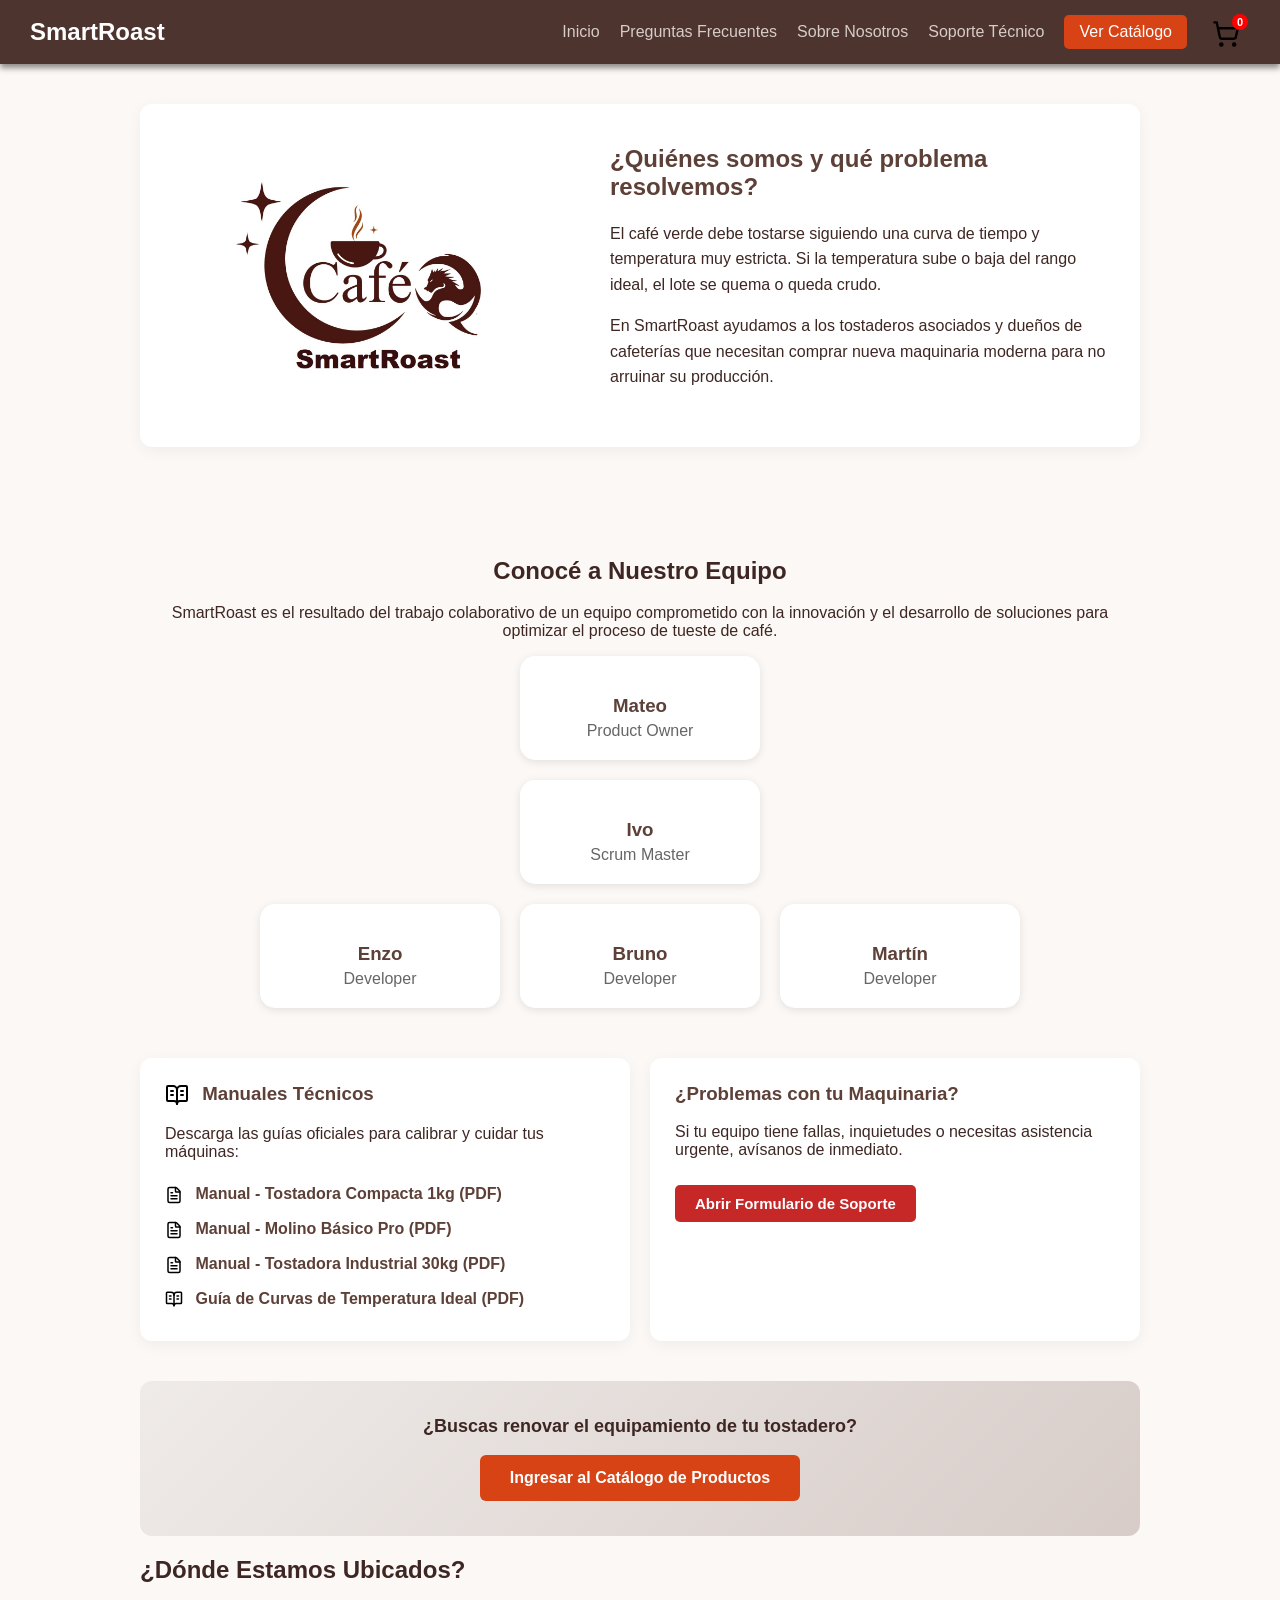
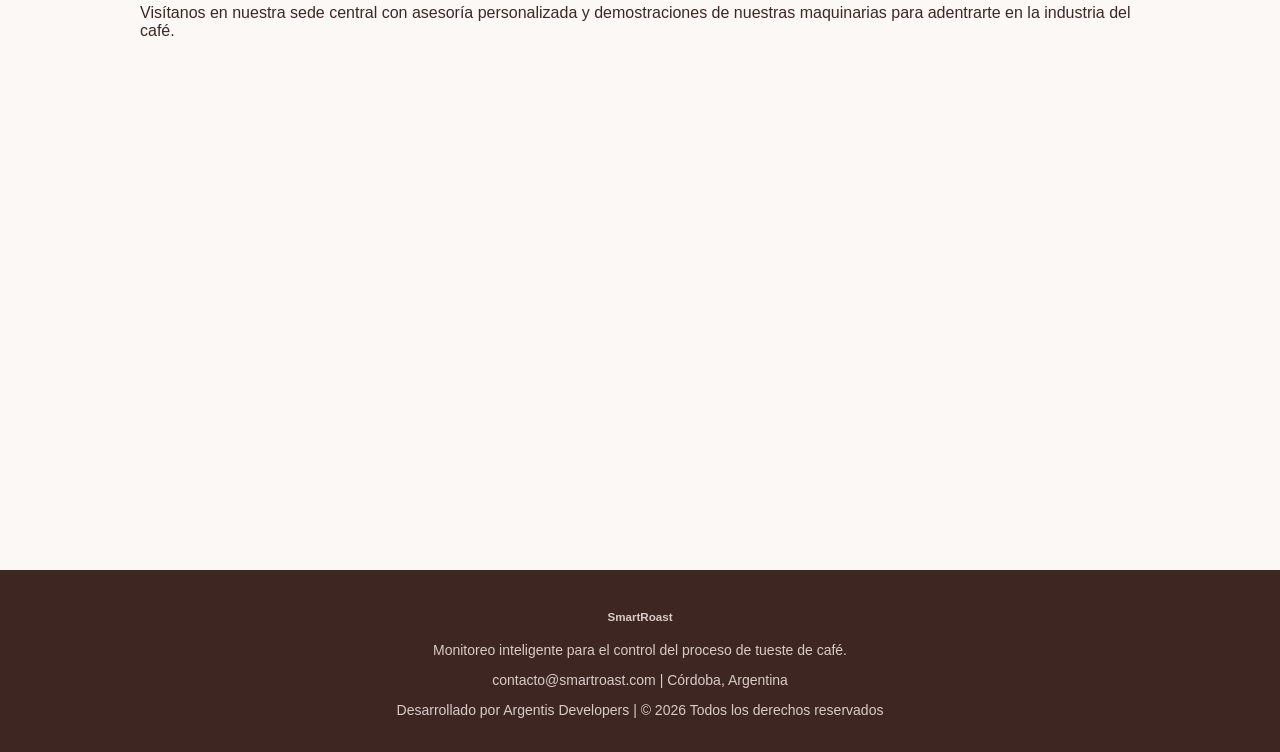
<file: index.html>
<!DOCTYPE html>
<html lang="es">
<head>
    <meta charset="UTF-8">
    <meta name="viewport" content="width=device-width, initial-scale=1.0">
    <title>SmartRoast - Equipamiento B2B</title>
    <link rel="stylesheet" href="style/style.css">
    <link rel="stylesheet" href="Assets/components/comp.css">
    <link rel="stylesheet" href="../style/Carrito.css">
</head>
<body>

    <div id="header-container"></div>

    <main class="contenedor-principal">
        <section class="caja-bienvenida" id="sobre-nosotros">
            <img src="../Assets/img/ilustracion.jpg" alt="Ilustración café SmartRoast">
            <div class="texto-bienvenida">
                <h2>¿Quiénes somos y qué problema resolvemos?</h2>
                <p>El café verde debe tostarse siguiendo una curva de tiempo y temperatura muy estricta. Si la temperatura sube o baja del rango ideal, el lote se quema o queda crudo.</p>
                <p>En SmartRoast ayudamos a los tostaderos asociados y dueños de cafeterías que necesitan comprar nueva maquinaria moderna para no arruinar su producción.</p>
            </div>
        </section>
        
        
        <section class="caja-equipo">
            <h2>Conocé a Nuestro Equipo</h2>
                <p>
                    SmartRoast es el resultado del trabajo colaborativo de un equipo
                    comprometido con la innovación y el desarrollo de soluciones para
                    optimizar el proceso de tueste de café.
                </p>

            <div class="fila-superior">
                <div class="team-card">
                    <h3>Mateo</h3>
                    <span>Product Owner</span>
                </div>
            </div>

            <div class="fila-superior">
                <div class="team-card">
                    <h3>Ivo</h3>
                    <span>Scrum Master</span>
                </div>
            </div>

            <div class="team-container">
                <div class="team-card">
                    <h3>Enzo</h3>
                    <span>Developer</span>
                </div>

                <div class="team-card">
                    <h3>Bruno</h3>
                    <span>Developer</span>
                </div>

                <div class="team-card">
                    <h3>Martín</h3>
                    <span>Developer</span>
                </div>
            </div>
        </section>

        <div class="fila-doble" id="soporte">
            <section class="caja-mediana">
                <h3>
                    <img src="Assets/svg/book-open.svg" class="icono-titulo" alt="Ícono Manuales"> 
                    Manuales Técnicos
                </h3>
                <p>Descarga las guías oficiales para calibrar y cuidar tus máquinas:</p>
                
                <a href="Assets/docs/manual_tostadora_1kg.pdf" download="Manual_Tostadora_Compacta_1kg.pdf" class="link-descarga">
                    <img src="Assets/svg/file-text.svg" class="icono-link" alt="Ícono Documento"> Manual - Tostadora Compacta 1kg (PDF)
                </a>
                <a href="Assets/docs/manual_molino_basico.pdf" download="Manual_Molino_Basico_Pro.pdf" class="link-descarga">
                    <img src="Assets/svg/file-text.svg" class="icono-link" alt="Ícono Documento"> Manual - Molino Básico Pro (PDF)
                </a>
                <a href="Assets/docs/manual_tostadora_30kg.pdf" download="Manual_Tostadora_Industrial_30kg.pdf" class="link-descarga">
                    <img src="Assets/svg/file-text.svg" class="icono-link" alt="Ícono Documento"> Manual - Tostadora Industrial 30kg (PDF)
                </a>
                <a href="Assets/docs/guia_curvas_tueste.pdf" download="Guia_Curvas_Tueste_Ideal.pdf" class="link-descarga">
                    <img src="Assets/svg/book-open.svg" class="icono-link" alt="Ícono Guía"> Guía de Curvas de Temperatura Ideal (PDF)
                </a>
            </section>

            <section class="caja-mediana">
                <h3>¿Problemas con tu Maquinaria?</h3>
                <p>Si tu equipo tiene fallas, inquietudes o necesitas asistencia urgente, avísanos de inmediato.</p>
                <a href="views/soporte.html">
                    <button class="boton-rojo">Abrir Formulario de Soporte</button>
                </a>
            </section>
        </div>

        <section class="caja-inferior">
            <p>¿Buscas renovar el equipamiento de tu tostadero?</p>
            <a href="views/catalogo.html">
                <button class="boton-naranja">Ingresar al Catálogo de Productos</button>
            </a>
        </section>
        <section id ="Ubicacion">
            <h2>¿Dónde Estamos Ubicados?</h2>
            <p>Visítanos en nuestra sede central con asesoría personalizada y demostraciones de nuestras maquinarias para adentrarte en la industria del café.</p>
           
              <iframe src="https://www.google.com/maps/embed?pb=!1m18!1m12!1m3!1d3377.175160514869!2d-64.10643972501724!3d-32.172551033211626!2m3!1f0!2f0!3f0!3m2!1i1024!2i768!4f13.1!3m3!1m2!1s0x95cd6f26560ee225%3A0x864308f0a1cb0326!2sHilario%20Cuadros%20443%2C%20X5850%20R%C3%ADo%20Tercero%2C%20C%C3%B3rdoba!5e0!3m2!1ses!2sar!4v1781736640320!5m2!1ses!2sar" width="600" height="450" style="border:0;" allowfullscreen="" loading="lazy" referrerpolicy="no-referrer-when-downgrade"></iframe>
            
        </section>
    </main>

    <div id="footer-container"></div>

    <script src="script.js"></script>
    <script>
        inyectarComponente('header-container', 'Assets/components/headerout.html');
        inyectarComponente('footer-container', 'Assets/components/footer.html');
    </script>
</body>
</html>
</file>
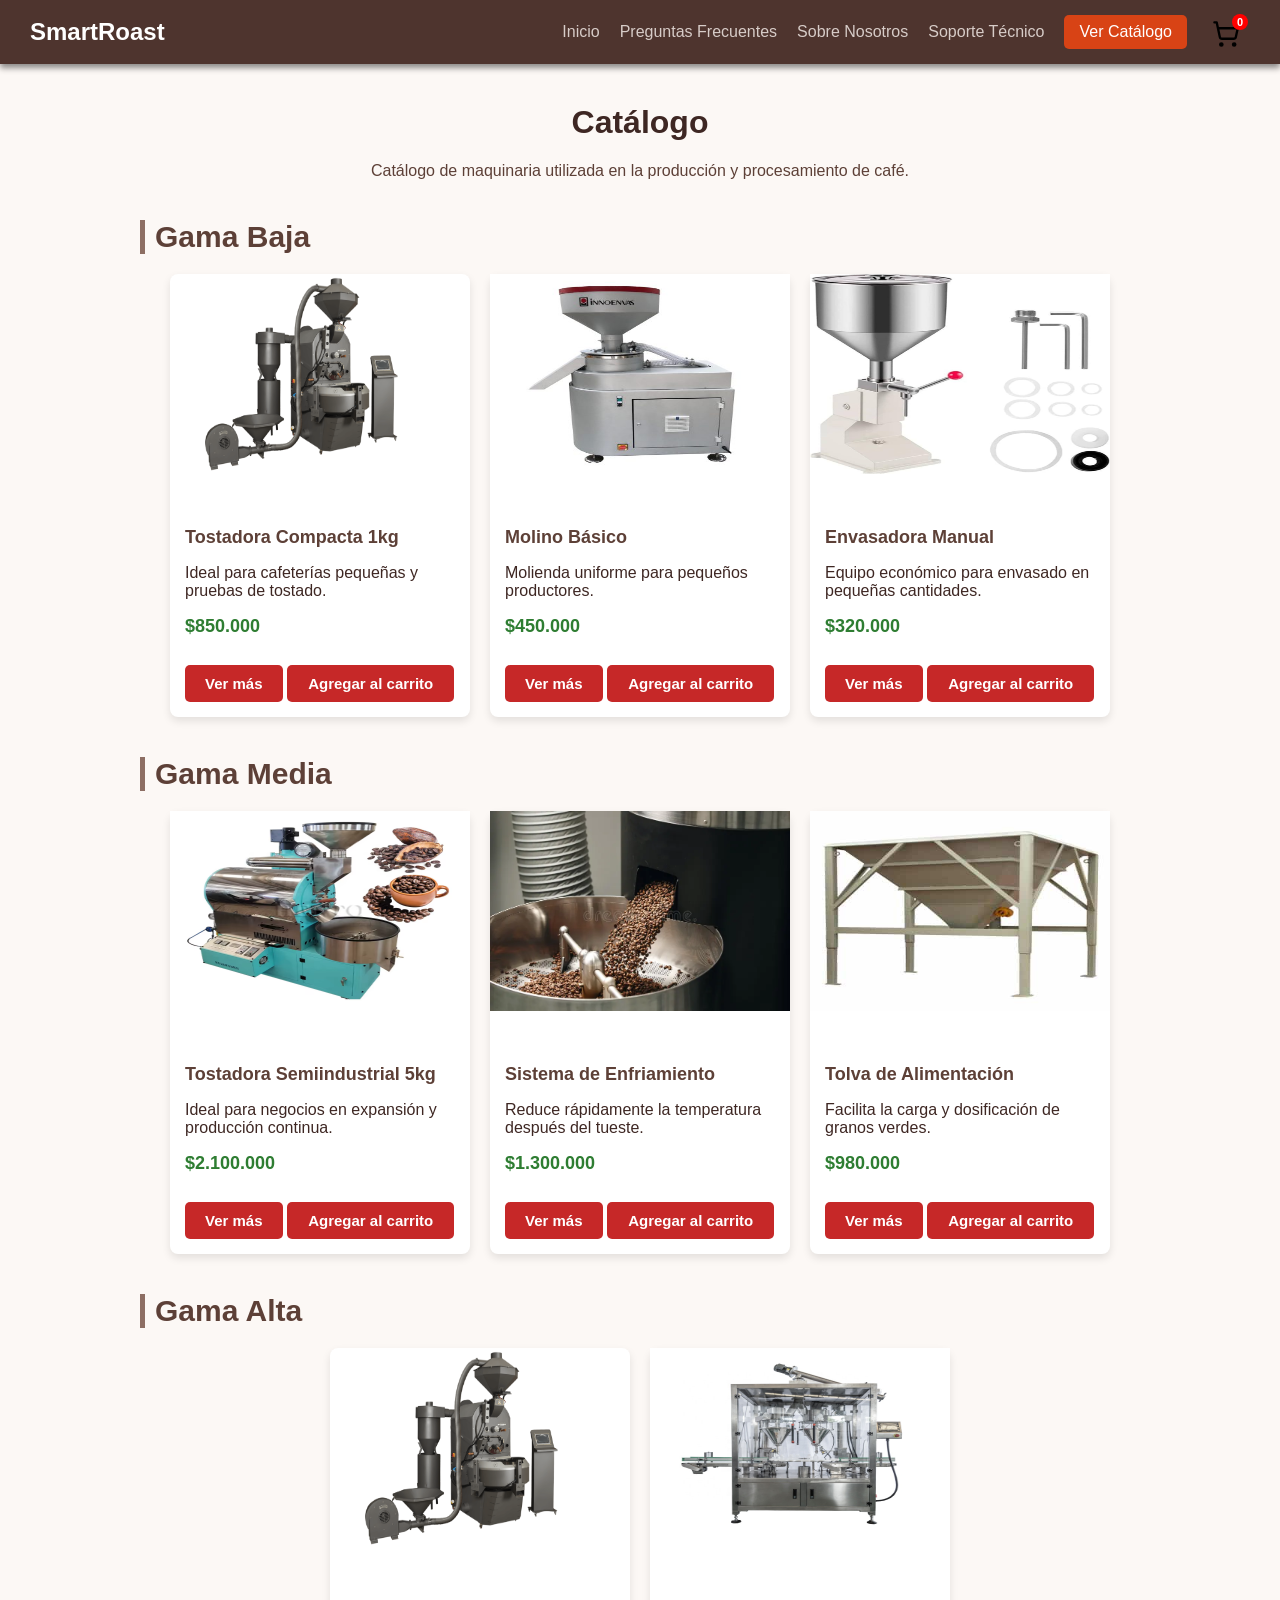
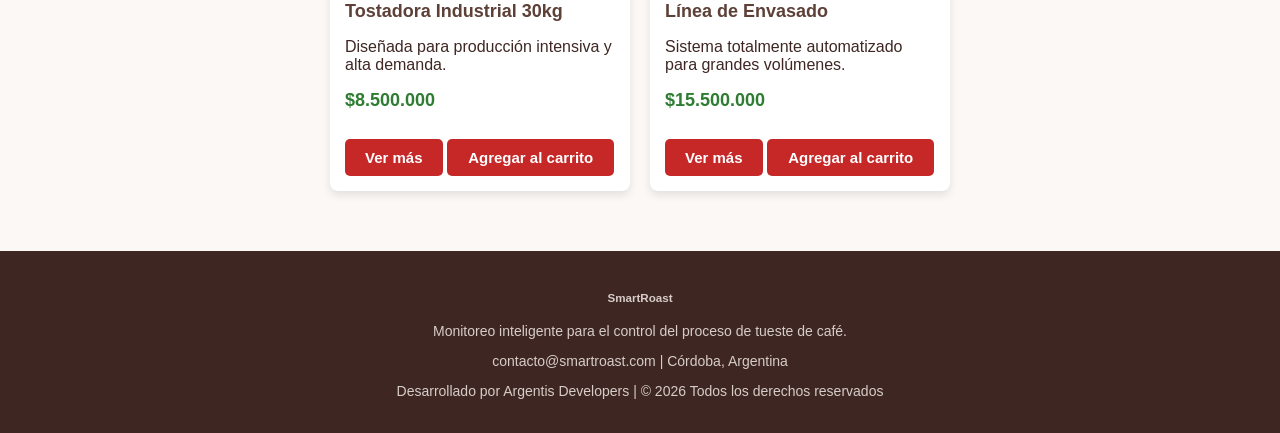
<file: views/catalogo.html>
<!DOCTYPE html>
<html lang="es">
<head>
    <meta charset="UTF-8">
    <meta name="viewport" content="width=device-width, initial-scale=1.0">
    <title>Catálogo de maquinarias</title>
    <link rel="stylesheet" href="../style/catalogo.css">
    <link rel="stylesheet" href="../style/style.css">
    <link rel="stylesheet" href="../Assets/components/comp.css">
    <link rel="stylesheet" href="../style/Carrito.css">
</head>
<body>

    <div id="header-container"></div>

    <main class="contenedor-principal">
        <h1 class="centrar-texto">Catálogo</h1>
        <p class="subtitulo">Catálogo de maquinaria utilizada en la producción y procesamiento de café.</p>

        <h4 class="gama-titulo">Gama Baja</h4>
        <div class="grilla-catalogo">
            
            <div class="tarjeta-producto">
                <img src="../Assets/img/tostadora.jpg" alt="Tostadora">
                <div class="tarjeta-cuerpo">
                    <span class="badge-gama baja">Gama Baja</span>
                    <h3 class="tarjeta-titulo">Tostadora Compacta 1kg</h3>
                    <p>Ideal para cafeterías pequeñas y pruebas de tostado.</p>
                    <p class="precio">$850.000</p>
                    <button class="boton-rojo btn-abrir-modal" data-target="modal1">Ver más</button>
                    <button class="btn-carrito"
                            onclick="agregarAlCarrito('Tostadora Compacta 1kg', 850000)">
                            Agregar al carrito
                    </button>
                </div>
            </div>

            <div class="tarjeta-producto">
                <img src="../Assets/img/molino1.jpg" alt="Molino">
                <div class="tarjeta-cuerpo">
                    <span class="badge-gama baja">Gama Baja</span>
                    <h3 class="tarjeta-titulo">Molino Básico</h3>
                    <p>Molienda uniforme para pequeños productores.</p>
                    <p class="precio">$450.000</p>
                    <button class="boton-rojo btn-abrir-modal" data-target="modal2">Ver más</button>
                    <button class="btn-carrito"
                            onclick="agregarAlCarrito('Molino Básico', 450000)">
                            Agregar al carrito
                    </button>
                </div>
            </div>

            <div class="tarjeta-producto">
                <img src="../Assets/img/envasadora.jpg" alt="Envasadora">
                <div class="tarjeta-cuerpo">
                    <span class="badge-gama baja">Gama Baja</span>
                    <h3 class="tarjeta-titulo">Envasadora Manual</h3>
                    <p>Equipo económico para envasado en pequeñas cantidades.</p>
                    <p class="precio">$320.000</p>
                    <button class="boton-rojo btn-abrir-modal" data-target="modal3">Ver más</button>
                    <button class="btn-carrito"
                            onclick="agregarAlCarrito('Envasadora Manual', 320000)">
                            Agregar al carrito
                    </button>
                </div>
            </div>
        </div>

        <h4 class="gama-titulo">Gama Media</h4>
        <div class="grilla-catalogo">
            
            <div class="tarjeta-producto">
                <img src="../Assets/img/tostadorasemi.jpg" alt="Tostadora Semi">
                <div class="tarjeta-cuerpo">
                    <span class="badge-gama media">Gama Media</span>
                    <h3 class="tarjeta-titulo">Tostadora Semiindustrial 5kg</h3>
                    <p>Ideal para negocios en expansión y producción continua.</p>
                    <p class="precio">$2.100.000</p>
                    <button class="boton-rojo btn-abrir-modal" data-target="modal4">Ver más</button>
                    <button class="btn-carrito"
                            onclick="agregarAlCarrito('Tostadora Semiindustrial 5kg', 2100000)">
                            Agregar al carrito
                    </button>
                </div>
            </div>

            <div class="tarjeta-producto">
                <img src="../Assets/img/enfriamiento.jpg" alt="Enfriamiento">
                <div class="tarjeta-cuerpo">
                    <span class="badge-gama media">Gama Media</span>
                    <h3 class="tarjeta-titulo">Sistema de Enfriamiento</h3>
                    <p>Reduce rápidamente la temperatura después del tueste.</p>
                    <p class="precio">$1.300.000</p>
                    <button class="boton-rojo btn-abrir-modal" data-target="modal5">Ver más</button>
                    <button class="btn-carrito"
                            onclick="agregarAlCarrito('Sistema de Enfriamiento', 1300000)">
                            Agregar al carrito
                    </button>
                </div>
            </div>

            <div class="tarjeta-producto">
                <img src="../Assets/img/tolva.jpg" alt="Tolva">
                <div class="tarjeta-cuerpo">
                    <span class="badge-gama media">Gama Media</span>
                    <h3 class="tarjeta-titulo">Tolva de Alimentación</h3>
                    <p>Facilita la carga y dosificación de granos verdes.</p>
                    <p class="precio">$980.000</p>
                    <button class="boton-rojo btn-abrir-modal" data-target="modal6">Ver más</button>
                    <button class="btn-carrito"
                            onclick="agregarAlCarrito('Tolva de Alimentación', 980.000)">
                            Agregar al carrito
                    </button>
                </div>
            </div>
        </div>

        <h4 class="gama-titulo">Gama Alta</h4>
        <div class="grilla-catalogo">
            
            <div class="tarjeta-producto">
                <img src="../Assets/img/tostadora.jpg" alt="Tostadora Ind">
                <div class="tarjeta-cuerpo">
                    <span class="badge-gama alta">Gama Alta</span>
                    <h3 class="tarjeta-titulo">Tostadora Industrial 30kg</h3>
                    <p>Diseñada para producción intensiva y alta demanda.</p>
                    <p class="precio">$8.500.000</p>
                    <button class="boton-rojo btn-abrir-modal" data-target="modal7">Ver más</button>
                    <button class="btn-carrito"
                            onclick="agregarAlCarrito('Tostadora Industrial 30kg', 8500000)">
                            Agregar al carrito
                    </button>
                </div>
            </div>

            <div class="tarjeta-producto">
                <img src="../Assets/img/linea.jpg" alt="Linea">
                <div class="tarjeta-cuerpo">
                    <span class="badge-gama alta">Gama Alta</span>
                    <h3 class="tarjeta-titulo">Línea de Envasado</h3>
                    <p>Sistema totalmente automatizado para grandes volúmenes.</p>
                    <p class="precio">$15.500.000</p>
                    <button class="boton-rojo btn-abrir-modal" data-target="modal8">Ver más</button>
                    <button class="btn-carrito"
                            onclick="agregarAlCarrito('Línea de Envasado', 15500000)">
                            Agregar al carrito
                    </button>
                </div>
            </div>
        </div>
    </main>

    <div id="modal1" class="modal-fondo">
        <div class="modal-contenido">
            <button class="btn-cerrar-modal">X</button>
            <h2>Tostadora Compacta 1kg</h2>
            <ul>
                <li>Capacidad: 1kg por ciclo</li>
                <li>Potencia: 1.5 kW</li>
                <li>Control manual</li>
                <li>Ideal para cafeterías</li>
            </ul>
        </div>
    </div>

    <div id="modal2" class="modal-fondo">
        <div class="modal-contenido">
            <button class="btn-cerrar-modal">X</button>
            <h2>Molino Básico</h2>
            <ul>
                <li>Producción: 10kg/h</li>
                <li>Motor: 0.75 HP</li>
                <li>Molienda regulable</li>
            </ul>
        </div>
    </div>

    <div id="modal3" class="modal-fondo">
        <div class="modal-contenido">
            <button class="btn-cerrar-modal">X</button>
            <h2>Envasadora Manual</h2>
            <ul>
                <li>Operación manual</li>
                <li>Hasta 500 bolsas por día</li>
                <li>Bajo mantenimiento</li>
            </ul>
        </div>
    </div>

    <div id="modal4" class="modal-fondo">
        <div class="modal-contenido">
            <button class="btn-cerrar-modal">X</button>
            <h2>Tostadora Semiindustrial 5kg</h2>
            <ul>
                <li>Capacidad: 5kg</li>
                <li>Control digital</li>
                <li>Registro de curvas de tueste</li>
            </ul>
        </div>
    </div>

    <div id="modal5" class="modal-fondo">
        <div class="modal-contenido">
            <button class="btn-cerrar-modal">X</button>
            <h2>Sistema de Enfriamiento</h2>
            <ul>
                <li>Ventilación forzada</li>
                <li>Tiempo promedio: 3 minutos</li>
                <li>Acero inoxidable</li>
            </ul>
        </div>
    </div>

    <div id="modal6" class="modal-fondo">
        <div class="modal-contenido">
            <button class="btn-cerrar-modal">X</button>
            <h2>Tolva de Alimentación</h2>
            <ul>
                <li>Capacidad: 50kg</li>
                <li>Dosificación automática</li>
                <li>Compatible con tostadoras industriales</li>
            </ul>
        </div>
    </div>

    <div id="modal7" class="modal-fondo">
        <div class="modal-contenido">
            <button class="btn-cerrar-modal">X</button>
            <h2>Tostadora Industrial 30kg</h2>
            <ul>
                <li>Capacidad: 30kg por ciclo</li>
                <li>Potencia: 15 kW</li>
                <li>Control PLC</li>
            </ul>
        </div>
    </div>

    <div id="modal8" class="modal-fondo">
        <div class="modal-contenido">
            <button class="btn-cerrar-modal">X</button>
            <h2>Línea Automática de Envasado</h2>
            <ul>
                <li>Hasta 5000 bolsas/día</li>
                <li>Pesaje automático y Sellado térmico</li>
                <li>Control industrial</li>
            </ul>
        </div>
    </div>

    <div id="carrito" class="carrito">

        <div class="carrito-contenido">

            <div class="carrito-header">
                <h2>Carrito de compras</h2>
                <button onclick="cerrarCarrito()">✖</button>
            </div>

            <ul id="lista-carrito">
                <li>No hay productos.</li>
            </ul>
            <p id="total-carrito">
                Total: $0
            </p>

        </div>

    </div>

    <div id="footer-container"></div>

    <script src="../script.js"></script>
    <script src="../carrito.js"></script>
    <script>
        inyectarComponente('header-container', '../Assets/components/headerin.html');
        inyectarComponente('footer-container', '../Assets/components/footer.html');
    </script>
</body>
</html>
</file>
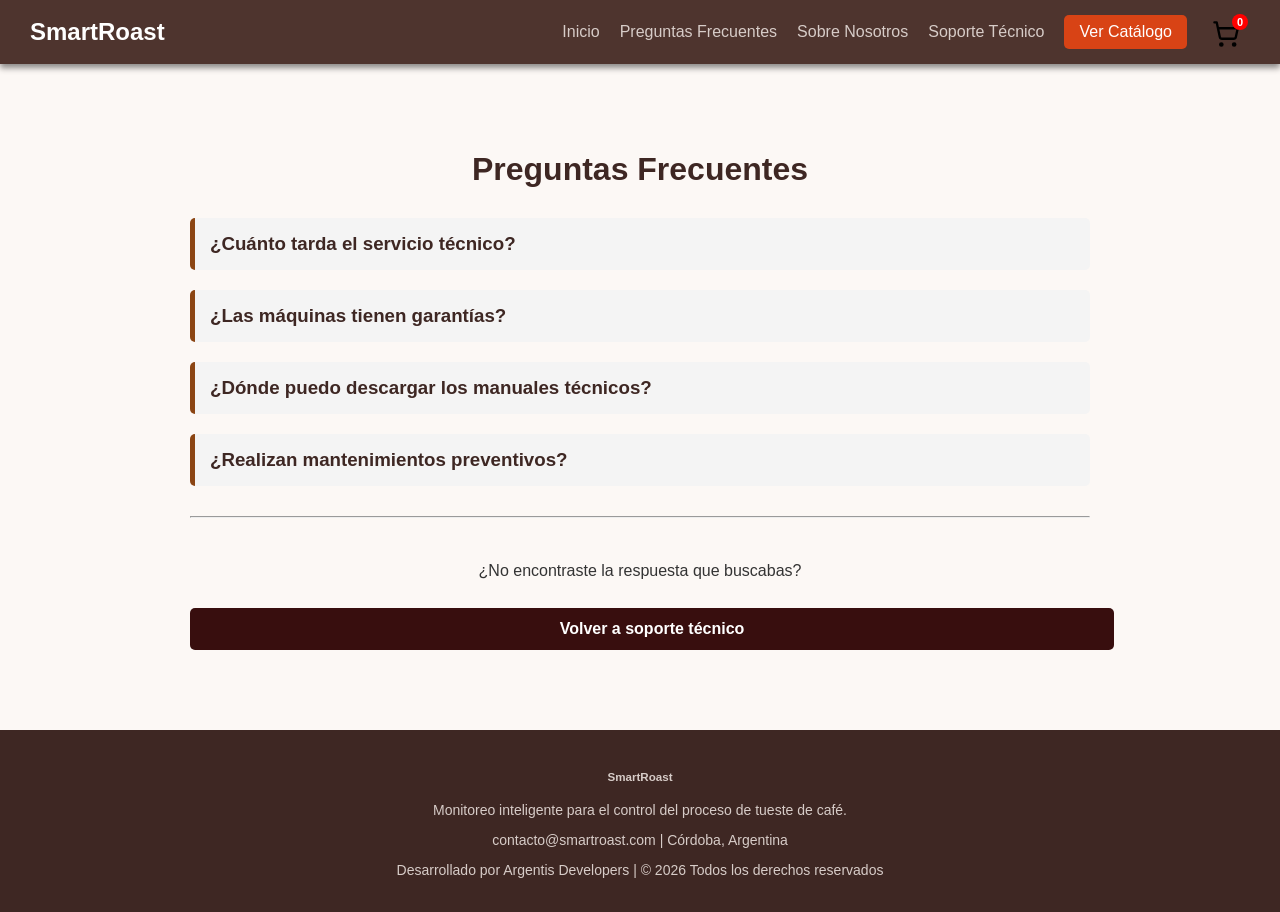
<file: views/preguntas.html>
<!DOCTYPE html>
<html lang="es">
<head>
    <meta charset="UTF-8">
    <meta name="viewport" content="width=device-width, initial-scale=1.0">
    <title>Preguntas Frecuentes</title>
    <link rel="stylesheet" href="../style/preguntas.css">
    <link rel="stylesheet" href="../style/style.css">
    <link rel="stylesheet" href="../Assets/components/comp.css">
    <link rel="stylesheet" href="../style/Carrito.css">
</head>
<body>

    <div id="header-container"></div>

    <section>
        <h2>Preguntas Frecuentes</h2>

        <h3 onclick="mostrar('rep1')">¿Cuánto tarda el servicio técnico?</h3>
            <p id="rep1" style="display:none;">
                El tiempo de respuesta es de 24 a 48 hs hábiles.
            </p>

        <h3 onclick="mostrar2('rep2')">¿Las máquinas tienen garantías?</h3>
            <p id="rep2" style="display:none;">
                Sí, todas nuestras máquinas cuentan con garantía oficial.
            </p>

        <h3 onclick="mostrar3('rep3')">¿Dónde puedo descargar los manuales técnicos?</h3>
            <p id="rep3" style="display:none;">
                Los manuales se encuentran disponibles en la sección Inicio.
            </p>

        <h3 onclick="mostrar4('rep4')">¿Realizan mantenimientos preventivos?</h3>
            <p id="rep4" style="display:none;">
                Sí, ofrecemos planes de mantenimiento para empresas y cafeterías.
            </p>
        <hr>

        <p>¿No encontraste la respuesta que buscabas?</p>

        <div class="campo">
            <a href="soporte.html" class="boton-volver">
                Volver a soporte técnico
            </a>
        </div>
    </section>

    <div id="footer-container"></div>

    <script src="../script.js"></script>
    <script src="../carrito.js"></script>
    <script>
        inyectarComponente('header-container', '../Assets/components/headerin.html');
        inyectarComponente('footer-container', '../Assets/components/footer.html');
    </script>

</body>
</html>
</file>
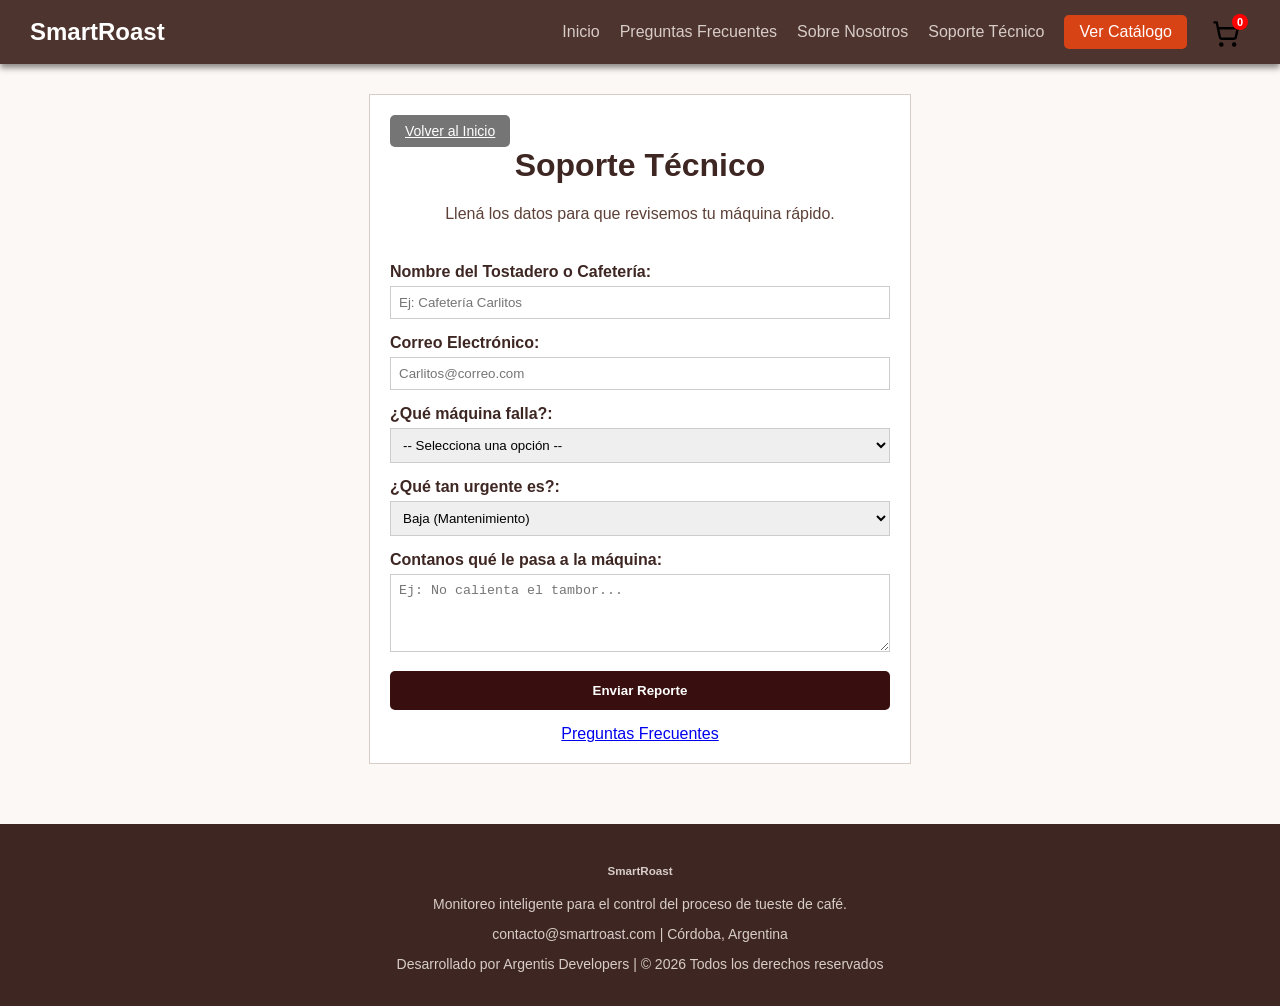
<file: views/soporte.html>
<!DOCTYPE html>
<html lang="es">
<head>
    <meta charset="UTF-8">
    <meta name="viewport" content="width=device-width, initial-scale=1.0">
    <title>SmartRoast - Soporte Técnico</title>
    <link rel="stylesheet" href="../style/soporte.css">
    <link rel="stylesheet" href="../style/style.css">
    <link rel="stylesheet" href="../Assets/components/comp.css">
    <link rel="stylesheet" href="../style/Carrito.css">
</head>
<body>

    <div id="header-container"></div>

    <main class="caja-formulario">
        <a href="../index.html" class="boton-volver">Volver al Inicio</a>
        
        <h1 class="titulo">Soporte Técnico</h1>
        <p class="subtitulo">Llená los datos para que revisemos tu máquina rápido.</p>

        <form>
            <div class="campo">
                <label>Nombre del Tostadero o Cafetería:</label>
                <input type="text" placeholder="Ej: Cafetería Carlitos" required>
            </div>

            <div class="campo">
                <label>Correo Electrónico:</label>
                <input type="email" placeholder="Carlitos@correo.com" required>
            </div>

            <div class="campo">
                <label>¿Qué máquina falla?:</label>
                <select required>
                    <option value="">-- Selecciona una opción --</option>
                    <option >Tostadora de Café</option>
                    <option value="molino">Molino de Café</option>
                    <option value="otro">Otro equipo</option>
                </select>
            </div>

            <div class="campo">
                <label>¿Qué tan urgente es?:</label>
                <select required>
                    <option value="baja">Baja (Mantenimiento)</option>
                    <option value="media">Media (Falla un poco)</option>
                    <option value="alta">Crítica (Producción parada)</option>
                </select>
            </div>

            <div class="campo">
                <label>Contanos qué le pasa a la máquina:</label>
                <textarea rows="4" placeholder="Ej: No calienta el tambor..." required></textarea>
            </div>

            <div class="campo">
                <button type="submit" class="boton-enviar">Enviar Reporte</button>
            </div>

            <div style="text-align: center;">
                <a href="preguntas.html">Preguntas Frecuentes</a>
            </div>
        </form>
    </main>

    <div id="footer-container"></div>
    
    <script src="../script.js"></script>
    <script>
        inyectarComponente('header-container', '../Assets/components/headerin.html');
        inyectarComponente('footer-container', '../Assets/components/footer.html');
    </script>
</body>
</html>
</file>
<file: style/style.css>
body {
    font-family: 'Segoe UI', Tahoma, Geneva, Verdana, sans-serif;
    margin: 0;
    padding: 0;
    background-color: #fcf8f5;
    color: #3e2723;
}

.contenedor-principal {
    max-width: 1000px;
    margin: 40px auto;
    padding: 0 20px;
}

.icono-titulo {
    width: 24px;
    height: 24px;
    vertical-align: middle; 
    margin-right: 8px;     
}

.icono-link {
    width: 18px;
    height: 18px;
    vertical-align: middle;
    margin-right: 8px;      
}

.caja-bienvenida {
    display: flex;
    align-items: center;
    gap: 40px;
    background-color: white;
    padding: 30px;
    border-radius: 12px;
    box-shadow: 0 4px 15px rgba(0,0,0,0.05);
    margin-bottom: 40px;
}
.caja-bienvenida img {
    max-width: 400px;
    width: 100%;
    height: auto;
    border-radius: 8px;
}

.caja-inferior {
    text-align: center;
    background: linear-gradient(135deg, #efebe9 0%, #d7ccc8 100%);
    padding: 35px;
    border-radius: 12px;
}
.caja-inferior p {
    font-size: 18px;
    font-weight: bold;
    margin-top: 0;
}

.caja-mediana {
    flex: 1;
    background-color: white;
    padding: 25px;
    border-radius: 12px;
    box-shadow: 0 4px 15px rgba(0,0,0,0.05);
}

.texto-bienvenida h2, .caja-soluciones h2, .caja-mediana h3 {
    margin-top: 0;
    color: #5d4037;
}

.texto-bienvenida p {
    line-height: 1.6;
    font-size: 16px;
}
.caja-soluciones {
    background-color: white;
    padding: 30px;
    border-radius: 12px;
    box-shadow: 0 4px 15px rgba(0,0,0,0.05);
    margin-bottom: 40px;
}

.lista-cafe {
    list-style: none;
    padding: 0;
}
.lista-cafe li {
    margin-bottom: 15px;
    padding-left: 25px;
    line-height: 1.5;
}

.link-descarga {
    display: block;
    color: #5d4037;
    padding: 8px 0;
    text-decoration: none;
    font-weight: bold;
}

.link-descarga:hover {
    color: #d84315;
}

.fila-doble {
    display: flex;
    gap: 20px;
    margin-bottom: 40px;
}

.titulo, .centrar-texto {
    text-align: center;
    margin-top: 0;
}
.subtitulo {
    text-align: center;
    color: #5d4037;
    margin-bottom: 40px;
}

.boton-naranja {
    background-color: #d84315;
    color: white;
    border: none;
    padding: 14px 30px;
    font-size: 16px;
    font-weight: bold;
    border-radius: 6px;
    cursor: pointer;
}

.boton-naranja:hover {
    background-color: #bf360c;
}

.boton-rojo {
    background-color: #c62828;
    color: white;
    border: none;
    padding: 10px 20px;
    font-size: 15px;
    font-weight: bold;
    border-radius: 5px;
    cursor: pointer;
    margin-top: 10px;
}
.boton-rojo:hover {
    background-color: #b71c1c;
}

.caja-equipo{
    text-align: center;
    padding: 50px 20px;
}

.fila-superior{
    display: flex;
    justify-content: center;
    margin-bottom: 20px;
}

.team-container{
    display: flex;
    justify-content: center;
    gap: 20px;
    flex-wrap: wrap;
}

.team-card{
    background: white;
    width: 200px;
    padding: 20px;
    border-radius: 15px;
    box-shadow: 0 2px 8px rgba(0,0,0,0.1);
}

.team-card h3{
    margin-bottom: 5px;
    color: #5d4037;
}

.team-card span{
    color: #666;
}
</file>
<file: Assets/components/comp.css>
.barra-superior {
    background-color: #4e342e;
    color: white;
    padding: 15px 30px;
    display: flex;
    justify-content: space-between;
    align-items: center;
    box-shadow: 0 4px 6px rgba(0, 0, 0, 0.452);
}
.marca {
    display: flex;
    align-items: center;
    gap: 15px;
}
.marca img {
    width: 50px;
    height: auto;
}
.marca h1 {
    margin: 0;
    font-size: 24px;
}
.menu{
    display: flex;
    align-items: center;
    gap: 20px;
}
.menu a {
    color: #d7ccc8;
    text-decoration: none;
    margin-left: 0px;
    font-weight: 500;
}
.menu a:hover {
    color: white;
}
.menu-boton {
    background-color: #d84315;
    color: white !important;
    padding: 8px 15px;
    border-radius: 5px;
}

.menu-boton:hover{
    background-color: #d84215c4;
    border-left: 5px solid #d84315;
    transform: translateX(1px);
    box-shadow: 0 4px 10px rgba(0, 0, 0, 0.15);

}
.pie-pagina {
    background-color: #3e2723;
    color: #d7ccc8;
    text-align: center;
    padding: 20px;
    margin-top: 60px;
    font-size: 14px;
}
</file>
<file: style/Carrito.css>
.icono-carrito{
    position: fixed;
    top: 2px;
    right: 10px;
    background: #b22222;
    color: white;
    padding: 10px 15px;
    border-radius: 30px;
    cursor: pointer;
    z-index: 1000;
}

.btn-carrito{
    width: 62%;
    margin-top: 10px;
    background: #c62828;
    color: white;
    font-size: 15px;
    font-weight: bold;
    border: none;
    padding: 10px;
    cursor: pointer;
    border-radius: 5px;
}

.carrito-header{
    display:flex;
    justify-content:space-between;
    align-items:center;
}

#lista-carrito{
    list-style:none;
    padding:0;
}

#lista-carrito li{
    padding:10px 0;
    border-bottom:1px solid #ddd;
}
.icono-carrito{
    position:relative;
    display: flex;
    align-items: center;
    cursor: pointer;
    background: transparent;
    padding: 0;
    margin-left: 15px;
}

.icono-carrito img{
    width: 28px;
    height: 28px;
    background: transparent;
}

#contador-carrito{
    position: absolute;
    top: -6px;
    right: -8px;
    background: red;
    color: white;
    border-radius: 50%;
    width: 16px;
    height: 16px;
    font-size: 11px;
    display: flex;
    justify-content: center;
    align-items: center;
    font-weight: bold;
}
.barra-superior{
    display: flex;
    justify-content: space-between;
    align-items: center;
}
.carrito{
    display: none;
    position: fixed;
    inset: 0;
    background: rgba(0,0,0,.5);

    justify-content: center;
    align-items: center;

    z-index: 1000;
}

.carrito-contenido{
    width: 500px;
    background: white;
    border-radius: 10px;
    padding: 20px;
    max-height: 80vh;
    overflow-y: auto;
}

.carrito-header{
    display: flex;
    justify-content: space-between;
    align-items: center;
}

.carrito-header button{
    background: red;
    color: white;
    border: none;
    padding: 8px 12px;
    cursor: pointer;
}

#lista-carrito{
    margin-top:20px;
    list-style:none;
    padding:0;
}

#lista-carrito li{
    padding:10px;
    border-bottom:1px solid #ddd;
}
.btn-eliminar{
    background: none;
    border: none;
    cursor: pointer;
    font-size: 20px;
}
</file>
<file: style/catalogo.css>
.grilla-catalogo {
    display: flex;
    flex-wrap: wrap;
    gap: 20px;
    justify-content: center;
}

.tarjeta-producto {
    background-color: white;
    width: 300px;
    border-radius: 8px;
    box-shadow: 0 4px 8px rgba(0,0,0,0.1);
}

.tarjeta-producto img {
    width: 100%;
    height: 200px;
}

.tarjeta-cuerpo {
    padding: 15px;
}

.badge-gama {
    color: white;
    padding: 5px 10px;
    border-radius: 15px;
    font-size: 12px;
    display: inline-block;
    margin-bottom: 10px;
}

.tarjeta-titulo {
    font-size: 18px;
    font-weight: bold;
    color: #5d4037;
    margin: 0 0 10px 0;
}

.precio {
    color: #2e7d32;
    font-size: 18px;
    font-weight: bold;
    margin-top: 10px;
}

.gama-titulo {
    color: #5d4037;
    border-left: 5px solid #8d6e63;
    padding-left: 10px;
    margin-top: 40px;
    font-size: 30px;
    margin-bottom: 20px;
}

/* ========================= */
/* Modals  */

.modal-fondo {
    display: none; 
    position: fixed;
    top: 0;
    left: 0;
    width: 100%;
    height: 100%;
    background-color: rgba(0, 0, 0, 0.7); 
    justify-content: center;
    align-items: center;
    z-index: 1000; 
}

.modal-contenido {
    background-color: white;
    padding: 30px;
    border-radius: 8px;
    max-width: 400px;
    width: 90%;
    position: relative;
    box-shadow: 0 5px 15px rgba(0,0,0,0.3);
}

.modal-contenido h2 {
    color: #5d4037;
    margin-top: 0;
}

.modal-contenido ul {
    line-height: 1.8;
}

.btn-cerrar-modal {
    position: absolute;
    top: 15px;
    right: 15px;
    background-color: #c62828;
    color: white;
    border: none;
    font-weight: bold;
    font-size: 16px;
    cursor: pointer;
    border-radius: 50%;
    width: 30px;
    height: 30px;
}

.btn-cerrar-modal:hover {
    background-color: #a30606;
}
</file>
<file: style/preguntas.css>
section {
    max-width: 900px;
    margin: 40px auto;
    padding: 20px;
    font-family: 'Segoe UI', Tahoma, Geneva, Verdana, sans-serif;
}

section h2 {
    text-align: center;
    margin-bottom: 30px;
    font-size: 2rem;
}


section h3 {
    background-color: #f4f4f4;
    padding: 15px;
    border-left: 5px solid #8b4513;
    border-radius: 5px;
    margin-top: 20px;
    cursor: pointer;
    transition: all 0.3s ease;
}


section h3:hover {
    background-color: #ebe3dc;
    border-left: 5px solid #6d3410;
    transform: translateX(10px);
    box-shadow: 0 4px 10px rgba(0, 0, 0, 0.15);
}


section p {
    padding: 10px 15px;
    line-height: 1.6;
    color: #333;
}


hr {
    margin: 30px 0;
}


.boton-volver {
    background-color: #380e0e;
    color: white;
    border: none;
    width: 100%;
    padding: 12px;
    font-weight: bold;
    cursor: pointer;
    border-radius: 5px;
    display: block;
    text-align: center;
    text-decoration: none;
    transition: 0.3s;
}

.boton-volver:hover {
    background-color: #6d3410;
    transform: scale(1.05);
}


section p:last-of-type {
    text-align: center;
    margin-bottom: 15px;
}
</file>
<file: style/soporte.css>
.caja-formulario {
    background-color: white;
    border: 1px solid #d7ccc8;
    max-width: 500px;
    margin: 30px auto;
    padding: 20px;
}

.campo {
    margin-bottom: 15px;
}

.campo label {
    display: block;
    margin-bottom: 5px;
    font-weight: bold;
}

.campo input, .campo select, .campo textarea {
    width: 100%;
    padding: 8px;
    border: 1px solid #cccccc;
    box-sizing: border-box;
}

.boton-volver {
    background-color: #757575;
    color: white;
    padding: 8px 15px;
    font-size: 14px;
    display: inline-block;
    cursor: pointer;
    border-radius: 5px;
}

.boton-enviar {
    background-color: #380e0e;
    color: white;
    border: none;
    width: 100%;
    padding: 12px;
    font-weight: bold;
    cursor: pointer;
    border-radius: 5px;
}
</file>
